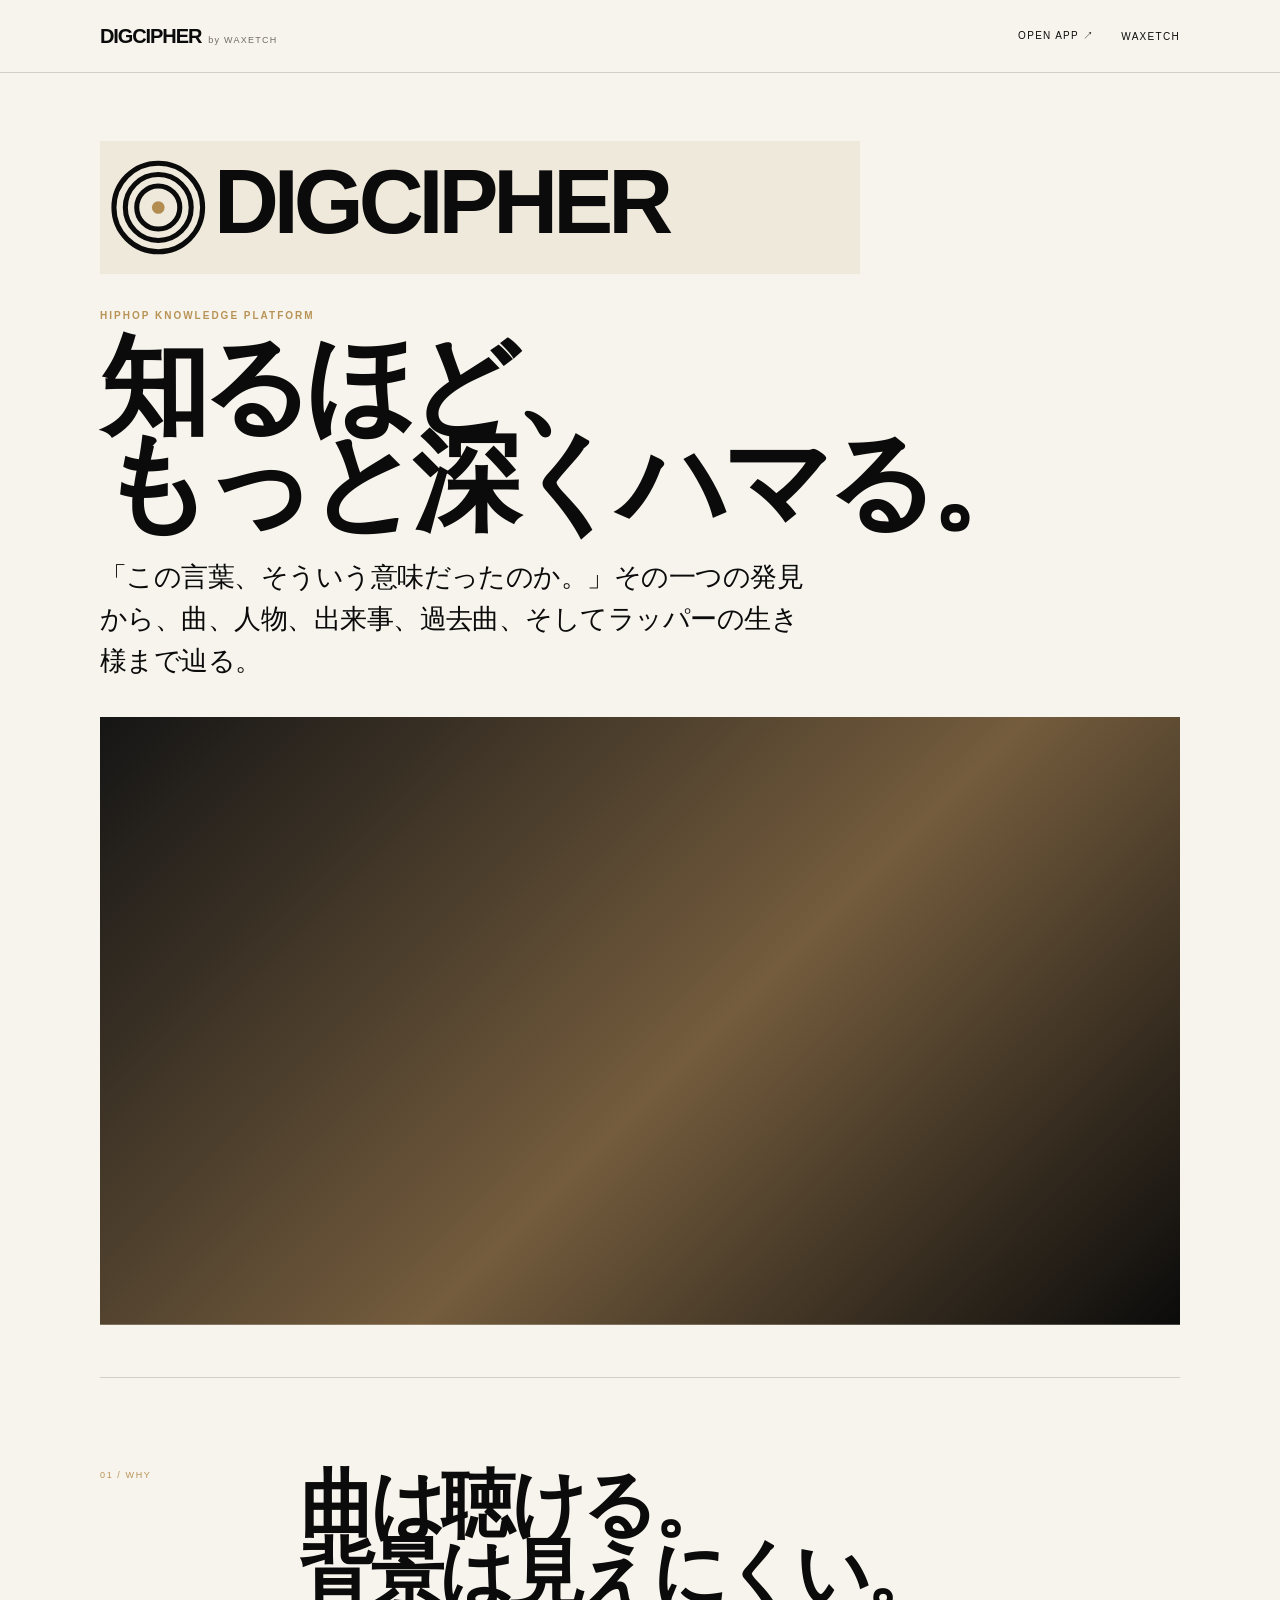
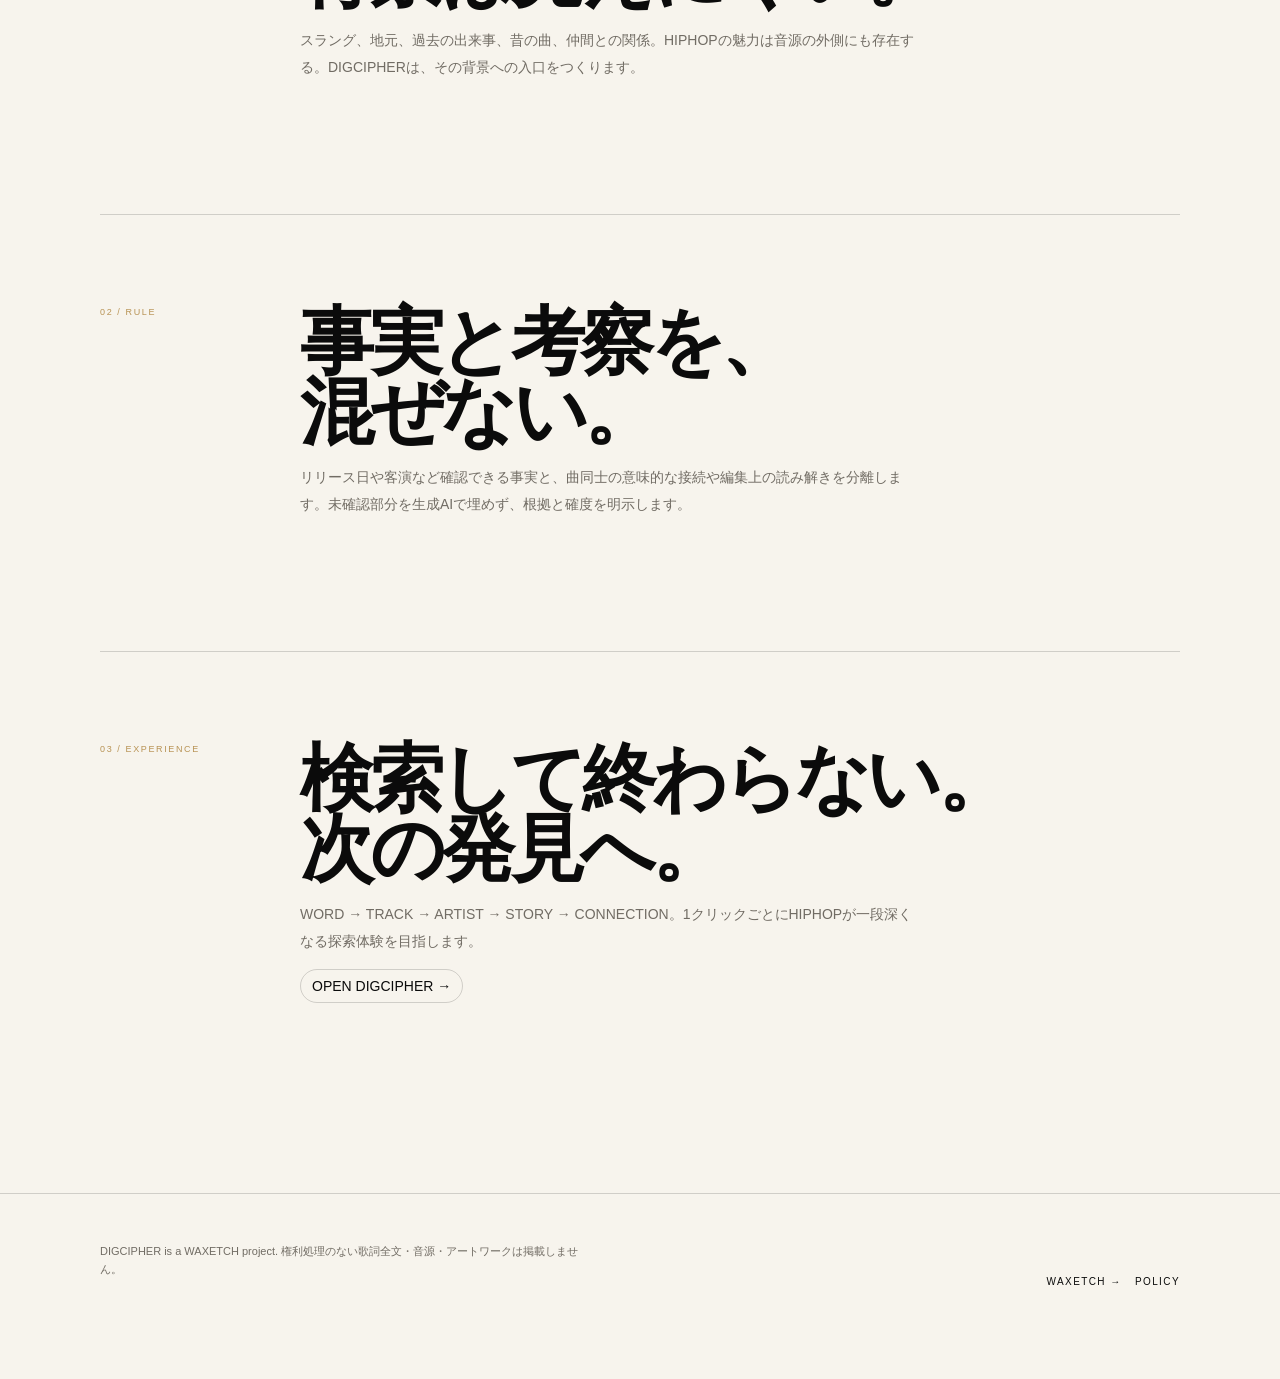
<file: about.html>
<!doctype html><html lang="ja"><head><meta charset="utf-8"><meta name="viewport" content="width=device-width,initial-scale=1"><title>DIGCIPHER — Concept</title><meta name="description" content="知るほど、もっと深くハマる。事実と考察を分けて、日本語HIPHOPの言葉・曲・人物・背景を辿る DIGCIPHER のコンセプト。"><meta property="og:type" content="website"><meta property="og:site_name" content="DIGCIPHER by WAXETCH"><meta property="og:title" content="DIGCIPHER — Concept"><meta property="og:description" content="知るほど、もっと深くハマる。事実と考察を分けて、日本語HIPHOPの言葉・曲・人物・背景を辿る DIGCIPHER のコンセプト。"><meta property="og:locale" content="ja_JP"><meta name="twitter:card" content="summary"><link rel="icon" href="assets/favicon.svg" type="image/svg+xml"><link rel="stylesheet" href="styles.css"></head><body><header class="site-header"><div class="shell header-inner"><a href="index.html" class="brand-mini">DIGCIPHER<small>by WAXETCH</small></a><nav class="nav"><a href="index.html">OPEN APP ↗</a><a href="waxetch.html">WAXETCH</a></nav></div></header><main><section class="hero shell"><img class="wordmark d" alt="DIGCIPHER"><div class="kicker">HIPHOP KNOWLEDGE PLATFORM</div><h1>知るほど、<br>もっと深くハマる。</h1><p class="lead">「この言葉、そういう意味だったのか。」その一つの発見から、曲、人物、出来事、過去曲、そしてラッパーの生き様まで辿る。</p><div class="static-media live"></div></section><section class="section shell"><div class="section-head"><div class="section-index">01 / WHY</div><div><h2>曲は聴ける。<br>背景は見えにくい。</h2><p>スラング、地元、過去の出来事、昔の曲、仲間との関係。HIPHOPの魅力は音源の外側にも存在する。DIGCIPHERは、その背景への入口をつくります。</p></div></div></section><section class="section shell"><div class="section-head"><div class="section-index">02 / RULE</div><div><h2>事実と考察を、<br>混ぜない。</h2><p>リリース日や客演など確認できる事実と、曲同士の意味的な接続や編集上の読み解きを分離します。未確認部分を生成AIで埋めず、根拠と確度を明示します。</p></div></div></section><section class="section shell"><div class="section-head"><div class="section-index">03 / EXPERIENCE</div><div><h2>検索して終わらない。<br>次の発見へ。</h2><p>WORD → TRACK → ARTIST → STORY → CONNECTION。1クリックごとにHIPHOPが一段深くなる探索体験を目指します。</p><p><a class="chip" href="index.html">OPEN DIGCIPHER →</a></p></div></div></section></main><footer class="footer"><div class="shell footer-inner"><p>DIGCIPHER is a WAXETCH project. 権利処理のない歌詞全文・音源・アートワークは掲載しません。</p><div><a href="waxetch.html">WAXETCH →</a> &nbsp; <a href="policy.html">POLICY</a></div></div></footer></body></html>
</file>
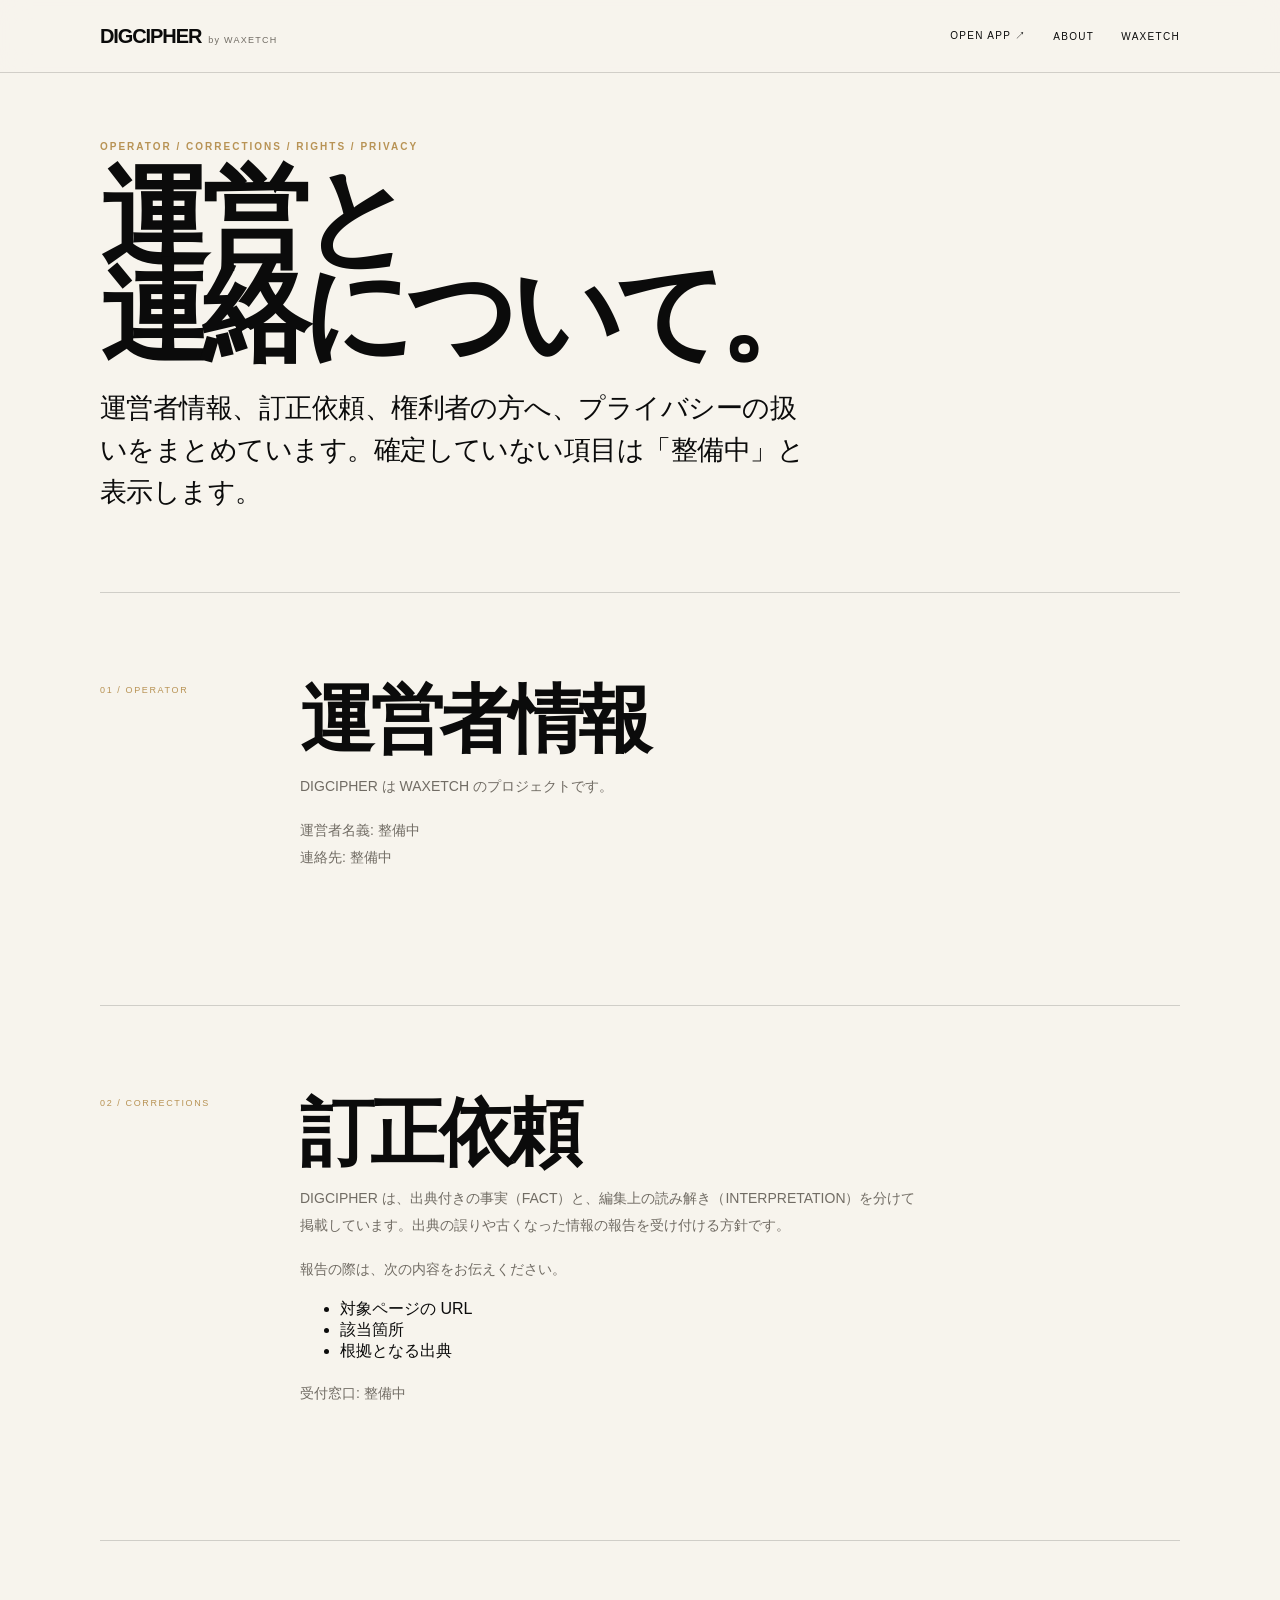
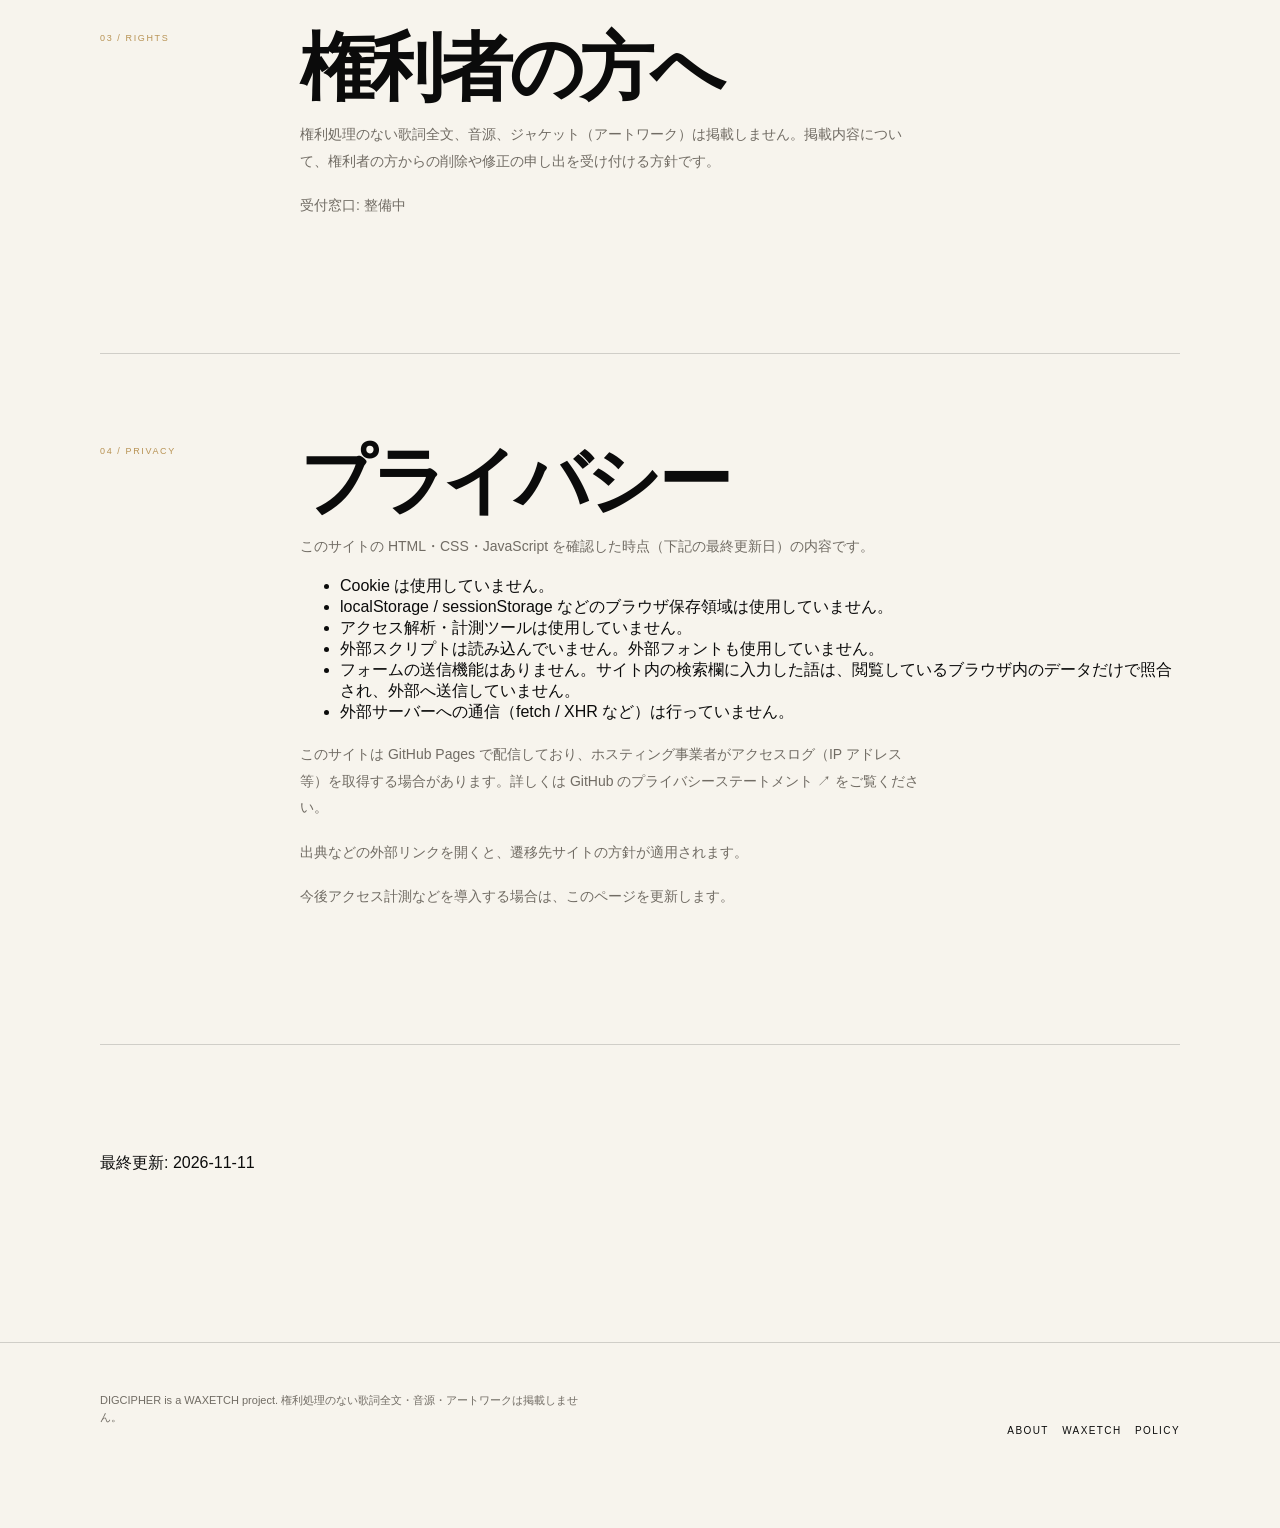
<file: policy.html>
<!doctype html>
<html lang="ja">
<head>
<meta charset="utf-8">
<meta name="viewport" content="width=device-width,initial-scale=1">
<title>DIGCIPHER — Policy</title>
<meta name="description" content="DIGCIPHER の運営者情報、訂正依頼、権利者の方へ、プライバシーについて。連絡窓口は整備中です。">
<meta property="og:type" content="website">
<meta property="og:site_name" content="DIGCIPHER by WAXETCH">
<meta property="og:title" content="DIGCIPHER — Policy">
<meta property="og:description" content="DIGCIPHER の運営者情報、訂正依頼、権利者の方へ、プライバシーについて。連絡窓口は整備中です。">
<meta property="og:locale" content="ja_JP">
<meta name="twitter:card" content="summary">
<link rel="icon" href="assets/favicon.svg" type="image/svg+xml">
<link rel="stylesheet" href="styles.css">
</head>
<body>
<header class="site-header"><div class="shell header-inner"><a href="index.html" class="brand-mini">DIGCIPHER<small>by WAXETCH</small></a><nav class="nav"><a href="index.html">OPEN APP ↗</a><a href="about.html">ABOUT</a><a href="waxetch.html">WAXETCH</a></nav></div></header>
<main>
<section class="hero shell">
<div class="kicker">OPERATOR / CORRECTIONS / RIGHTS / PRIVACY</div>
<h1>運営と<br>連絡について。</h1>
<p class="lead">運営者情報、訂正依頼、権利者の方へ、プライバシーの扱いをまとめています。確定していない項目は「整備中」と表示します。</p>
</section>

<section class="section shell" id="operator">
<div class="section-head"><div class="section-index">01 / OPERATOR</div><div>
<h2>運営者情報</h2>
<p>DIGCIPHER は WAXETCH のプロジェクトです。</p>
<p>運営者名義: 整備中<br>連絡先: 整備中</p>
</div></div>
</section>

<section class="section shell" id="corrections">
<div class="section-head"><div class="section-index">02 / CORRECTIONS</div><div>
<h2>訂正依頼</h2>
<p>DIGCIPHER は、出典付きの事実（FACT）と、編集上の読み解き（INTERPRETATION）を分けて掲載しています。出典の誤りや古くなった情報の報告を受け付ける方針です。</p>
<p>報告の際は、次の内容をお伝えください。</p>
<ul>
<li>対象ページの URL</li>
<li>該当箇所</li>
<li>根拠となる出典</li>
</ul>
<p>受付窓口: 整備中</p>
</div></div>
</section>

<section class="section shell" id="rights">
<div class="section-head"><div class="section-index">03 / RIGHTS</div><div>
<h2>権利者の方へ</h2>
<p>権利処理のない歌詞全文、音源、ジャケット（アートワーク）は掲載しません。掲載内容について、権利者の方からの削除や修正の申し出を受け付ける方針です。</p>
<p>受付窓口: 整備中</p>
</div></div>
</section>

<section class="section shell" id="privacy">
<div class="section-head"><div class="section-index">04 / PRIVACY</div><div>
<h2>プライバシー</h2>
<p>このサイトの HTML・CSS・JavaScript を確認した時点（下記の最終更新日）の内容です。</p>
<ul>
<li>Cookie は使用していません。</li>
<li>localStorage / sessionStorage などのブラウザ保存領域は使用していません。</li>
<li>アクセス解析・計測ツールは使用していません。</li>
<li>外部スクリプトは読み込んでいません。外部フォントも使用していません。</li>
<li>フォームの送信機能はありません。サイト内の検索欄に入力した語は、閲覧しているブラウザ内のデータだけで照合され、外部へ送信していません。</li>
<li>外部サーバーへの通信（fetch / XHR など）は行っていません。</li>
</ul>
<p>このサイトは GitHub Pages で配信しており、ホスティング事業者がアクセスログ（IP アドレス等）を取得する場合があります。詳しくは <a href="https://docs.github.com/site-policy/privacy-policies/github-general-privacy-statement" target="_blank" rel="noopener noreferrer">GitHub のプライバシーステートメント ↗</a> をご覧ください。</p>
<p>出典などの外部リンクを開くと、遷移先サイトの方針が適用されます。</p>
<p>今後アクセス計測などを導入する場合は、このページを更新します。</p>
</div></div>
</section>

<section class="section shell">
<p>最終更新: 2026-11-11</p>
</section>
</main>
<footer class="footer"><div class="shell footer-inner"><p>DIGCIPHER is a WAXETCH project. 権利処理のない歌詞全文・音源・アートワークは掲載しません。</p><div><a href="about.html">ABOUT</a> &nbsp; <a href="waxetch.html">WAXETCH</a> &nbsp; <a href="policy.html">POLICY</a></div></div></footer>
</body>
</html>
</file>
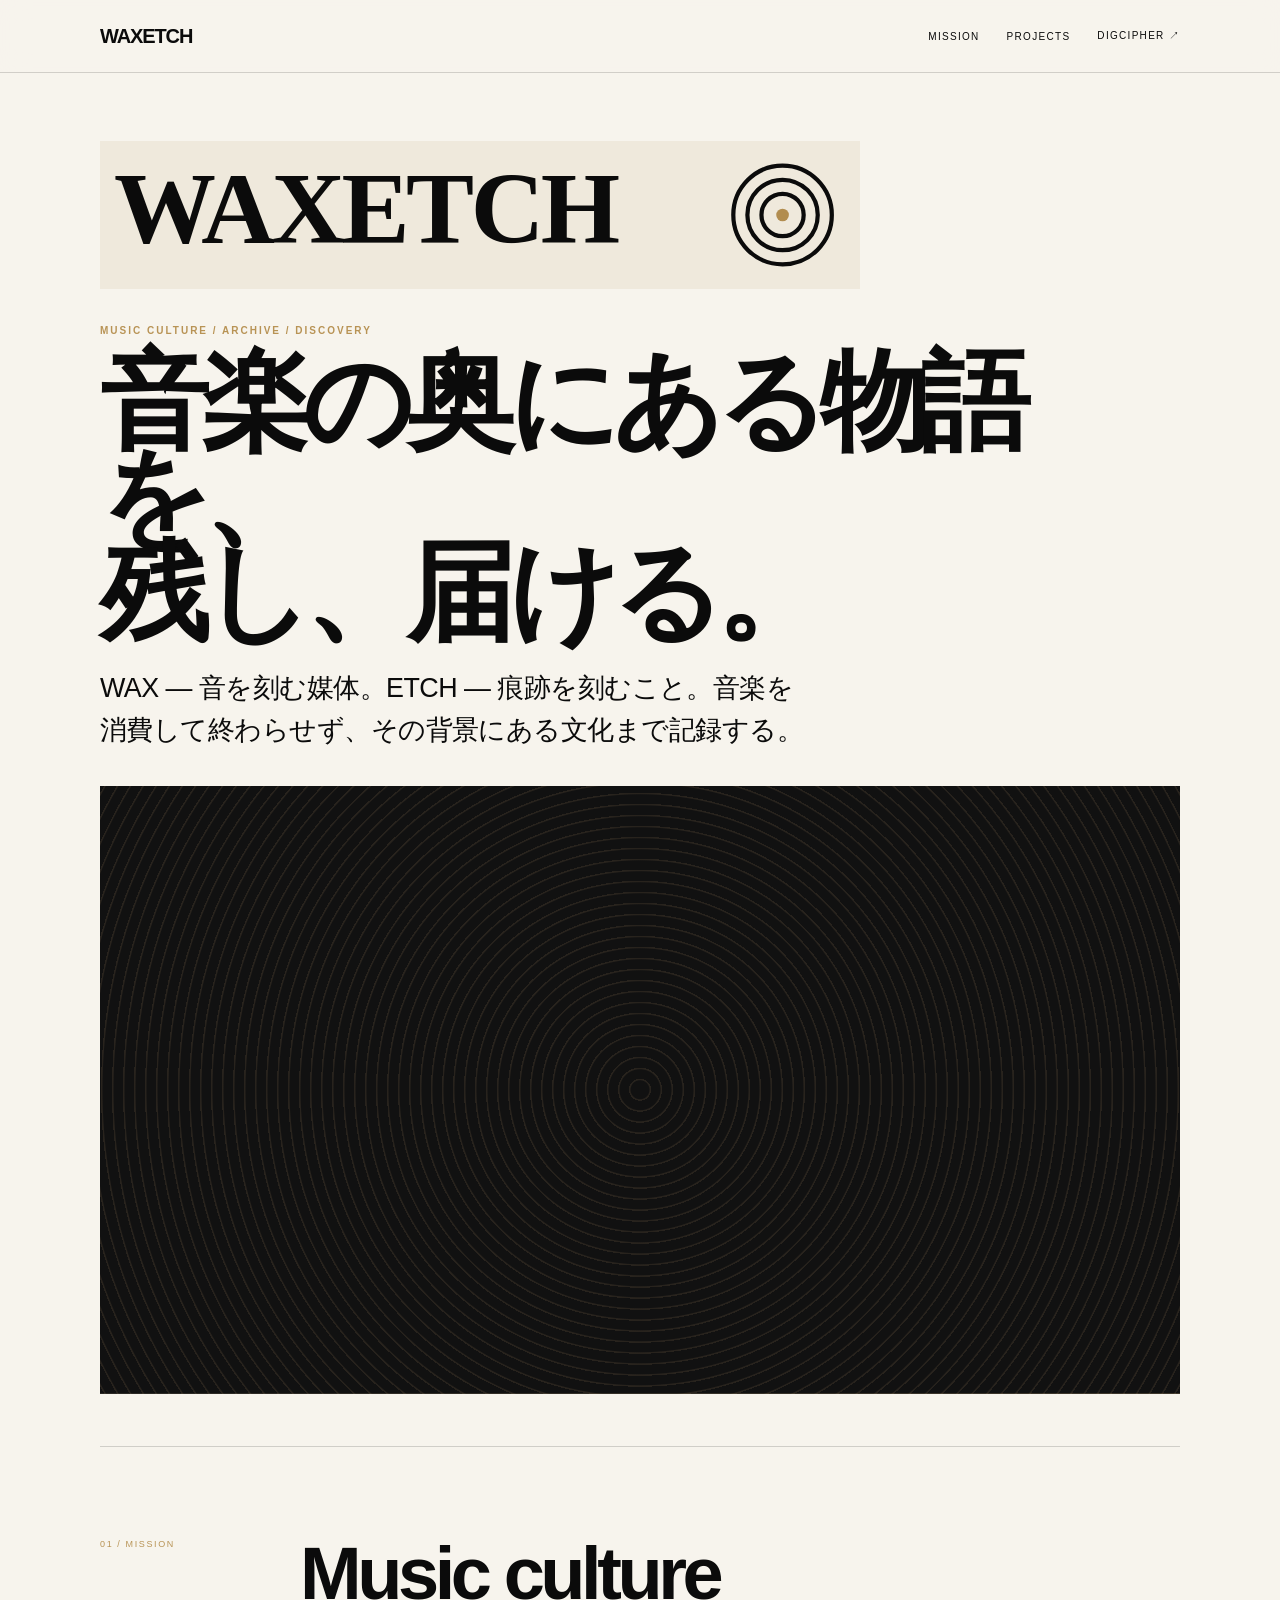
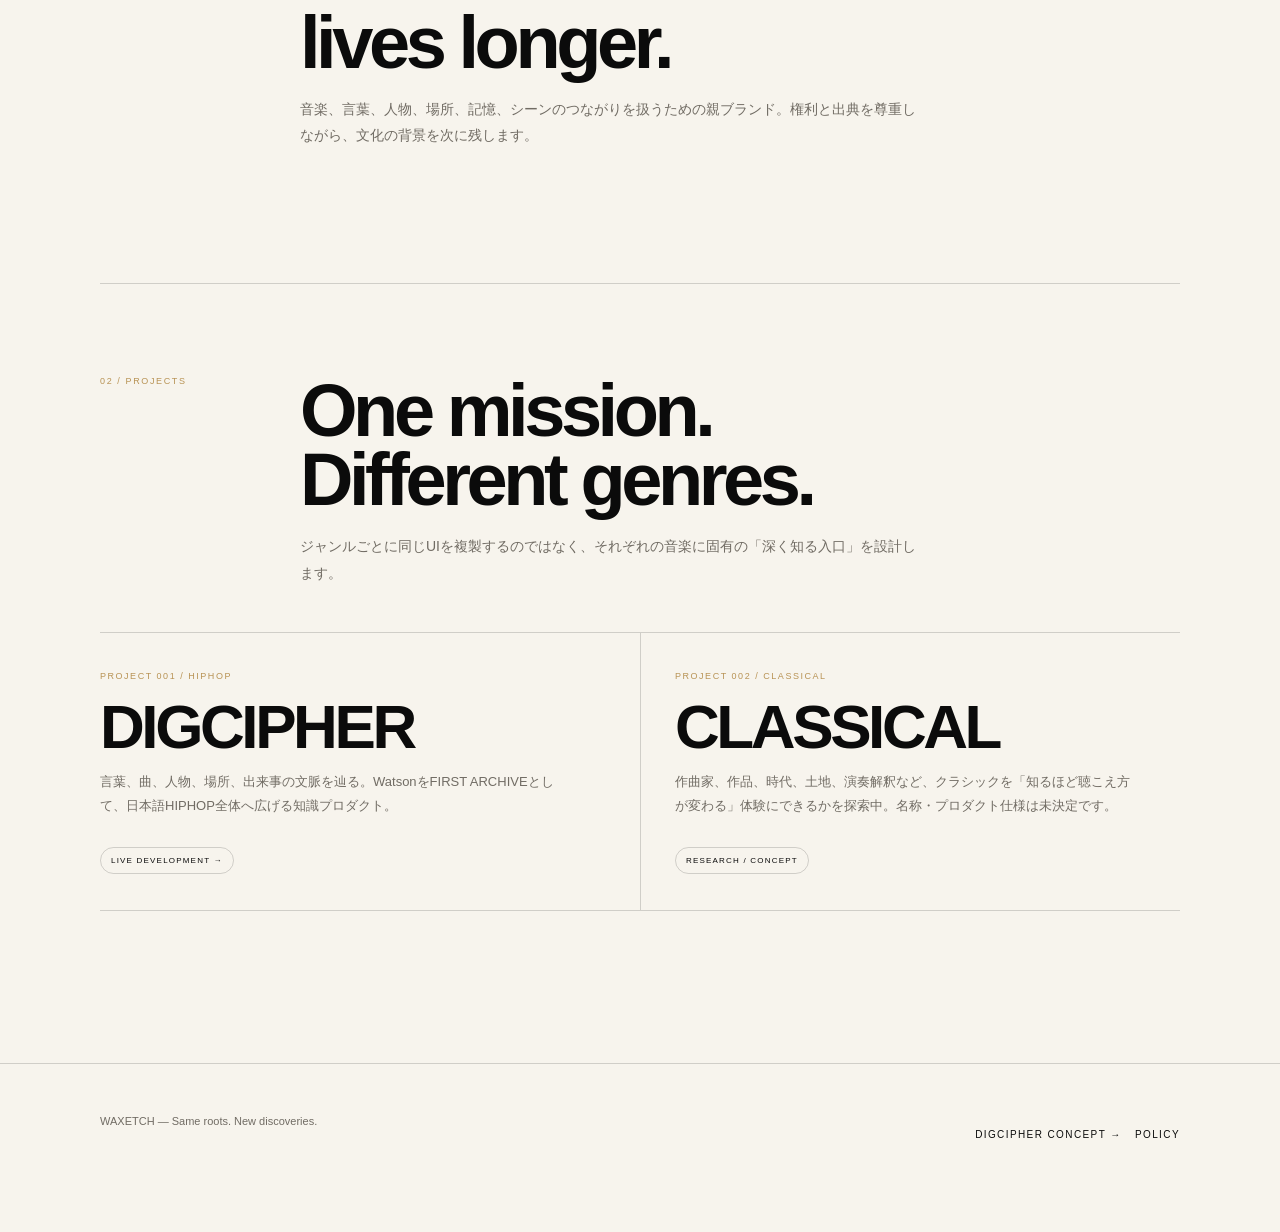
<file: waxetch.html>
<!doctype html><html lang="ja"><head><meta charset="utf-8"><meta name="viewport" content="width=device-width,initial-scale=1"><title>WAXETCH — Music Culture</title><meta name="description" content="音楽の奥にある物語を、残し、届ける。WAXETCH は権利と出典を尊重しながら音楽文化の背景を記録する親ブランドです。"><meta property="og:type" content="website"><meta property="og:site_name" content="DIGCIPHER by WAXETCH"><meta property="og:title" content="WAXETCH — Music Culture"><meta property="og:description" content="音楽の奥にある物語を、残し、届ける。WAXETCH は権利と出典を尊重しながら音楽文化の背景を記録する親ブランドです。"><meta property="og:locale" content="ja_JP"><meta name="twitter:card" content="summary"><link rel="icon" href="assets/favicon.svg" type="image/svg+xml"><link rel="stylesheet" href="styles.css"></head><body><header class="site-header"><div class="shell header-inner"><a href="waxetch.html" class="brand-mini">WAXETCH</a><nav class="nav"><a href="#mission">MISSION</a><a href="#projects">PROJECTS</a><a href="index.html">DIGCIPHER ↗</a></nav></div></header><main><section class="hero shell"><img class="wordmark w" alt="WAXETCH"><div class="kicker">MUSIC CULTURE / ARCHIVE / DISCOVERY</div><h1>音楽の奥にある物語を、<br>残し、届ける。</h1><p class="lead">WAX — 音を刻む媒体。ETCH — 痕跡を刻むこと。音楽を消費して終わらせず、その背景にある文化まで記録する。</p><div class="static-media turn"></div></section><section class="section shell" id="mission"><div class="section-head"><div class="section-index">01 / MISSION</div><div><h2>Music culture<br>lives longer.</h2><p>音楽、言葉、人物、場所、記憶、シーンのつながりを扱うための親ブランド。権利と出典を尊重しながら、文化の背景を次に残します。</p></div></div></section><section class="section shell" id="projects"><div class="section-head"><div class="section-index">02 / PROJECTS</div><div><h2>One mission.<br>Different genres.</h2><p>ジャンルごとに同じUIを複製するのではなく、それぞれの音楽に固有の「深く知る入口」を設計します。</p></div></div><div class="project-grid"><a class="project-block" href="index.html"><span class="project-number">PROJECT 001 / HIPHOP</span><h3>DIGCIPHER</h3><p>言葉、曲、人物、場所、出来事の文脈を辿る。WatsonをFIRST ARCHIVEとして、日本語HIPHOP全体へ広げる知識プロダクト。</p><span class="project-status">LIVE DEVELOPMENT →</span></a><div class="project-block"><span class="project-number">PROJECT 002 / CLASSICAL</span><h3>CLASSICAL</h3><p>作曲家、作品、時代、土地、演奏解釈など、クラシックを「知るほど聴こえ方が変わる」体験にできるかを探索中。名称・プロダクト仕様は未決定です。</p><span class="project-status">RESEARCH / CONCEPT</span></div></div></section></main><footer class="footer"><div class="shell footer-inner"><p>WAXETCH — Same roots. New discoveries.</p><div><a href="about.html">DIGCIPHER CONCEPT →</a> &nbsp; <a href="policy.html">POLICY</a></div></div></footer></body></html>
</file>
<file: styles.css>
:root{--ink:#0b0b0b;--char:#1d1d1b;--cream:#f7f4ed;--paper:#eee9df;--gold:#b89355;--muted:#716c64;--line:rgba(11,11,11,.16);--max:1080px;--ease:cubic-bezier(.22,1,.36,1)}
*{box-sizing:border-box}html{scroll-behavior:smooth}body{margin:0;background:var(--cream);color:var(--ink);font-family:Arial,'Helvetica Neue',sans-serif;overflow-x:hidden}a{color:inherit;text-decoration:none}button,input{font:inherit}button{color:inherit}::selection{background:var(--ink);color:var(--cream)}
body:before{content:'';position:fixed;inset:0;pointer-events:none;z-index:99;opacity:.025;background-image:radial-gradient(#000 0.6px,transparent .6px);background-size:4px 4px}
.progress{position:fixed;left:0;top:0;height:2px;background:var(--gold);width:0;z-index:110;transition:width .08s linear}.shell{width:min(var(--max),calc(100% - 48px));margin:0 auto}.narrow{width:min(820px,calc(100% - 48px));margin:0 auto}
.site-header{position:sticky;top:0;z-index:100;background:rgba(247,244,237,.92);backdrop-filter:blur(14px);border-bottom:1px solid var(--line)}.header-inner{height:72px;display:flex;align-items:center;justify-content:space-between;gap:28px}.brand-mini{font-weight:900;letter-spacing:-.055em;font-size:20px}.brand-mini small{font-weight:500;color:var(--muted);font-size:9px;letter-spacing:.14em;margin-left:7px}.nav{display:flex;align-items:center;gap:27px;font-size:10px;letter-spacing:.13em;text-transform:uppercase}.nav a,.nav button{background:none;border:0;padding:10px 0;cursor:pointer}.nav .search-trigger{border-bottom:1px solid var(--ink)}
.hero{padding:68px 0 52px}.wordmark{display:block;width:min(760px,100%);mix-blend-mode:multiply;margin-bottom:36px}.wordmark.d{content:url('assets/digcipher-logo.jpg')}.wordmark.w{content:url('assets/waxetch-logo.jpg')}.kicker{font-size:10px;letter-spacing:.2em;text-transform:uppercase;color:var(--gold);font-weight:800}h1,.display{font-size:clamp(54px,8.5vw,116px);line-height:.88;letter-spacing:-.072em;margin:18px 0 22px}.lead{max-width:710px;font-size:clamp(17px,2.1vw,28px);line-height:1.55;letter-spacing:-.02em}.sub{max-width:640px;color:var(--muted);font-size:14px;line-height:1.9}
.hero-media{margin-top:46px;aspect-ratio:16/9;background:url('assets/hero.jpg') center/cover no-repeat;position:relative;overflow:hidden}.hero-media:after{content:'AI-GENERATED EDITORIAL IMAGE · NO PERSON IDENTIFIED';position:absolute;bottom:14px;right:16px;color:white;font-size:8px;letter-spacing:.13em;text-shadow:0 1px 7px #000}
.search-bar{margin-top:38px;border-top:1px solid var(--ink);border-bottom:1px solid var(--ink);display:flex;align-items:center;gap:16px;padding:14px 0}.search-bar input{flex:1;border:0;background:transparent;outline:0;font-size:clamp(18px,2vw,26px);color:var(--ink)}.search-bar button{border:0;background:transparent;font-size:23px;cursor:pointer}.try-row{display:flex;flex-wrap:wrap;gap:10px;margin-top:12px;font-size:10px;color:var(--muted)}.chip{border:1px solid var(--line);padding:8px 11px;border-radius:999px;background:transparent;cursor:pointer;color:var(--ink)}
.section{padding:92px 0;border-top:1px solid var(--line)}.section-head{display:grid;grid-template-columns:150px 1fr;gap:50px;align-items:start;margin-bottom:42px}.section-index{font-size:9px;color:var(--gold);letter-spacing:.18em;text-transform:uppercase}.section-head h2{font-size:clamp(40px,6vw,74px);line-height:.94;letter-spacing:-.06em;margin:0}.section-head p{max-width:620px;line-height:1.9;color:var(--muted);font-size:14px;margin:18px 0 0}
.feature-row{display:grid;grid-template-columns:1.2fr .8fr;gap:56px;align-items:end}.feature-title{font-size:clamp(60px,9vw,120px);letter-spacing:-.08em;line-height:.8;margin:8px 0 24px}.meta-line{display:flex;gap:20px;flex-wrap:wrap;font-size:10px;letter-spacing:.14em;text-transform:uppercase;color:var(--muted)}.stat-stack{border-top:1px solid var(--line)}.stat{display:flex;justify-content:space-between;padding:18px 0;border-bottom:1px solid var(--line)}.stat b{font-size:30px}.stat span{font-size:9px;letter-spacing:.13em;text-transform:uppercase;color:var(--muted);align-self:end;padding-bottom:5px}
.dig-list{border-top:1px solid var(--line)}.dig-item{display:grid;grid-template-columns:70px 1fr auto;gap:20px;align-items:center;padding:24px 0;border-bottom:1px solid var(--line);transition:.3s var(--ease)}.dig-item:hover{padding-left:10px}.dig-no{font-size:10px;color:var(--gold);letter-spacing:.16em}.dig-item strong{font-size:clamp(25px,3.4vw,42px);letter-spacing:-.045em}.dig-item p{margin:5px 0 0;color:var(--muted);font-size:12px}.dig-type{font-size:9px;color:var(--muted);letter-spacing:.13em;text-transform:uppercase}
.archive{border-top:1px solid var(--line)}.archive-row{display:grid;grid-template-columns:95px 1fr auto;gap:20px;padding:20px 0;border-bottom:1px solid var(--line);align-items:baseline}.archive-row .year{font-size:10px;color:var(--gold)}.archive-row strong{font-size:clamp(26px,3.5vw,44px);letter-spacing:-.045em}.archive-row span{font-size:9px;color:var(--muted);letter-spacing:.12em;text-transform:uppercase}
.page-hero{padding:70px 0 42px}.crumbs{font-size:9px;letter-spacing:.13em;text-transform:uppercase;color:var(--muted);margin-bottom:24px}.page-title{font-size:clamp(54px,8vw,110px);letter-spacing:-.07em;line-height:.87;margin:0}.page-sub{margin-top:22px;color:var(--muted);line-height:1.8;max-width:650px}.facts{max-width:860px;margin:28px auto 0;border-top:1px solid var(--line)}.fact{display:grid;grid-template-columns:150px 1fr;gap:24px;padding:16px 0;border-bottom:1px solid var(--line);font-size:13px;line-height:1.65}.fact b{font-size:9px;letter-spacing:.13em;text-transform:uppercase;color:var(--muted)}
.split{display:grid;grid-template-columns:1fr 1fr;border-top:1px solid var(--line);border-bottom:1px solid var(--line);max-width:920px;margin:0 auto}.panel{padding:42px 36px 48px 0}.panel+.panel{border-left:1px solid var(--line);padding-left:36px;padding-right:0}.label{font-size:9px;letter-spacing:.16em;text-transform:uppercase;color:var(--gold);margin-bottom:16px}.panel h3{font-size:clamp(31px,4vw,52px);letter-spacing:-.05em;margin:0 0 22px}.panel p{color:var(--muted);line-height:1.85;font-size:14px}
.thread{max-width:860px;margin:0 auto;border-top:1px solid var(--line)}.thread a{display:flex;justify-content:space-between;gap:25px;padding:19px 0;border-bottom:1px solid var(--line);align-items:center}.thread strong{font-size:clamp(22px,3vw,35px);letter-spacing:-.04em}.thread small{font-size:9px;color:var(--muted);letter-spacing:.12em;text-transform:uppercase;text-align:right}
.artist-grid{display:grid;grid-template-columns:repeat(2,1fr);gap:0;border-top:1px solid var(--line)}.artist-card{padding:26px 0;border-bottom:1px solid var(--line)}.artist-card:nth-child(odd){padding-right:30px}.artist-card:nth-child(even){border-left:1px solid var(--line);padding-left:30px}.artist-card strong{font-size:clamp(28px,4vw,46px);letter-spacing:-.045em}.artist-card p{color:var(--muted);font-size:12px;line-height:1.7}.badge{font-size:8px;letter-spacing:.13em;text-transform:uppercase;color:var(--gold)}
.static-media{aspect-ratio:16/9;background:center/cover no-repeat;margin-top:35px}.live{background-image:url('assets/live.jpg')}.turn{background-image:url('assets/turn.jpg')}
.footer{border-top:1px solid var(--line);padding:38px 0 90px;margin-top:60px}.footer-inner{display:flex;justify-content:space-between;gap:30px;align-items:flex-end}.footer p{font-size:11px;color:var(--muted);line-height:1.6;max-width:500px}.footer a{font-size:10px;letter-spacing:.14em;text-transform:uppercase}
.search-overlay{display:none;position:fixed;inset:0;background:rgba(11,11,11,.97);z-index:300;color:var(--cream);overflow:auto}.search-overlay.open{display:block}.search-inner{width:min(950px,calc(100% - 48px));margin:0 auto;padding:90px 0}.search-top{display:flex;border-bottom:1px solid #777;align-items:center}.search-top input{flex:1;font-size:clamp(32px,7vw,80px);background:transparent;border:0;outline:0;color:white;padding:18px 0;letter-spacing:-.05em}.search-close{background:none;border:0;color:white;cursor:pointer;font-size:11px;letter-spacing:.14em}.result-group{margin-top:38px}.result-group h4{font-size:9px;color:#9a948b;letter-spacing:.16em;text-transform:uppercase}.result{display:flex;justify-content:space-between;gap:20px;padding:16px 0;border-bottom:1px solid #333}.result strong{font-size:23px}.result small{color:#888;text-transform:uppercase;letter-spacing:.11em}
.reveal{opacity:0;transform:translateY(22px);transition:opacity .75s var(--ease),transform .75s var(--ease)}.reveal.visible{opacity:1;transform:none}
.bottom-nav{display:none}
@media(max-width:780px){.shell,.narrow{width:calc(100% - 34px)}.header-inner{height:62px}.nav a:not(.keep),.nav .desktop-only{display:none}.brand-mini small{display:none}.hero{padding-top:44px}h1,.display{font-size:clamp(48px,15vw,78px)}.section{padding:68px 0}.section-head{grid-template-columns:1fr;gap:12px}.feature-row{grid-template-columns:1fr;gap:36px}.archive-row{grid-template-columns:64px 1fr;gap:13px}.archive-row>span:last-child{display:none}.split{grid-template-columns:1fr}.panel{padding:35px 0}.panel+.panel{border-left:0;border-top:1px solid var(--line);padding-left:0}.fact{grid-template-columns:100px 1fr}.artist-grid{grid-template-columns:1fr}.artist-card:nth-child(odd),.artist-card:nth-child(even){padding:22px 0;border-left:0}.dig-item{grid-template-columns:45px 1fr}.dig-type{display:none}.footer{padding-bottom:100px}.footer-inner{display:block}.bottom-nav{display:grid;grid-template-columns:repeat(3,1fr);position:fixed;bottom:0;left:0;right:0;z-index:130;background:rgba(247,244,237,.96);backdrop-filter:blur(14px);border-top:1px solid var(--line)}.bottom-nav button,.bottom-nav a{border:0;background:transparent;padding:15px 6px 13px;text-align:center;font-size:9px;letter-spacing:.11em;text-transform:uppercase;color:var(--ink)}}
@media(prefers-reduced-motion:reduce){*{scroll-behavior:auto!important;animation:none!important;transition:none!important}.reveal{opacity:1;transform:none}}
/* GitHub-publish visual fallbacks */
.wordmark.d{content:url('assets/digcipher-logo.svg')}.wordmark.w{content:url('assets/waxetch-logo.svg')}
.brand-word{font-size:clamp(64px,12vw,156px);font-weight:950;letter-spacing:-.085em;line-height:.75;margin:18px 0 42px}
.hero-media,.static-media{background-image:radial-gradient(circle at 30% 35%,rgba(184,147,85,.28),transparent 23%),repeating-radial-gradient(circle at 68% 50%,transparent 0 12px,rgba(11,11,11,.14) 13px 14px),linear-gradient(135deg,#d8d0c1,#857c6e 48%,#161616);min-height:300px}
.hero-media:after{content:'WAX / GROOVE / ARCHIVE / DISCOVERY';color:#fff}
.live{background-image:linear-gradient(135deg,#151515,#745c3d 55%,#0b0b0b)}.turn{background-image:repeating-radial-gradient(circle at 50% 50%,#111 0 9px,#28231d 10px 11px),linear-gradient(135deg,#151515,#b89355)}
.hero-art{position:relative;margin-top:45px;min-height:310px;border-top:1px solid var(--line);border-bottom:1px solid var(--line);overflow:hidden;background:linear-gradient(110deg,#e8e1d5 0 55%,#d1c7b5 55% 100%)}
.hero-art .record{position:absolute;right:7%;top:50%;transform:translateY(-50%);width:min(300px,38vw);aspect-ratio:1;border-radius:50%;background:repeating-radial-gradient(circle,#0b0b0b 0 8px,#292929 9px 10px);box-shadow:0 20px 50px rgba(0,0,0,.18)}
.hero-art .record:after{content:'';position:absolute;inset:42%;border-radius:50%;background:var(--gold)}
.hero-art .note{position:absolute;left:5%;bottom:12%;font-size:clamp(13px,2vw,25px);font-weight:850;letter-spacing:.08em;writing-mode:vertical-rl}
@media(max-width:780px){.brand-word{font-size:clamp(52px,18vw,82px);margin-bottom:30px}.hero-art{min-height:230px}.hero-art .record{width:180px;right:-20px}.hero-art .note{font-size:11px}}

/* Context-first exploration: distinct from production-credit graphs */
.context-map{max-width:920px;margin:0 auto;display:grid;grid-template-columns:repeat(3,1fr);gap:18px;align-items:stretch}
.context-node{min-height:160px;border:1px solid var(--line);padding:22px;display:flex;flex-direction:column;justify-content:space-between;transition:transform .3s var(--ease),background .3s var(--ease);position:relative;overflow:hidden}
.context-node:hover{transform:translateY(-4px);background:var(--paper)}
.context-node.primary{grid-row:span 2;min-height:338px;background:var(--ink);color:var(--cream)}
.context-node.primary:after{content:'';position:absolute;width:220px;aspect-ratio:1;border:1px solid rgba(247,244,237,.18);border-radius:50%;right:-80px;bottom:-80px;box-shadow:0 0 0 22px rgba(247,244,237,.04),0 0 0 44px rgba(247,244,237,.025)}
.context-kind{font-size:8px;letter-spacing:.18em;color:var(--gold);text-transform:uppercase;position:relative;z-index:1}
.context-node strong{font-size:clamp(22px,3.2vw,42px);line-height:.95;letter-spacing:-.05em;position:relative;z-index:1}
.context-node small{font-size:8px;letter-spacing:.13em;text-transform:uppercase;color:var(--muted);position:relative;z-index:1}
.context-node.primary small{color:#aaa}
.context-legend{max-width:920px;margin:18px auto 0;display:flex;justify-content:space-between;gap:20px;font-size:8px;letter-spacing:.13em;color:var(--muted);text-transform:uppercase}
.project-grid{display:grid;grid-template-columns:1fr 1fr;border-top:1px solid var(--line);margin-top:46px}
.project-block{padding:32px 34px 36px 0;border-bottom:1px solid var(--line)}
.project-block+.project-block{padding-left:34px;padding-right:0;border-left:1px solid var(--line)}
.project-number{font-size:9px;letter-spacing:.17em;color:var(--gold);text-transform:uppercase}
.project-block h3{font-size:clamp(34px,5vw,62px);line-height:.92;letter-spacing:-.055em;margin:15px 0}
.project-block p{font-size:13px;line-height:1.85;color:var(--muted);max-width:460px}
.project-status{display:inline-block;margin-top:16px;font-size:8px;letter-spacing:.15em;text-transform:uppercase;border:1px solid var(--line);border-radius:999px;padding:8px 10px}
@media(max-width:780px){.context-map{grid-template-columns:1fr 1fr}.context-node.primary{grid-column:1/-1;grid-row:auto;min-height:210px}.context-legend{display:block;line-height:2}.project-grid{grid-template-columns:1fr}.project-block,.project-block+.project-block{padding:26px 0;border-left:0}}

/* Editorial DIG: one question, evidence, interpretation, then your own listening */
.dig-title{font-size:clamp(42px,7vw,96px);max-width:1050px}
.dig-note{color:var(--muted);font-size:10px;letter-spacing:.06em;margin:36px 0 0}
.evidence-list,.source-list{max-width:920px;margin:0 auto;border-top:1px solid var(--line)}
.evidence-row{display:grid;grid-template-columns:80px 1fr;gap:20px;padding:25px 0;border-bottom:1px solid var(--line)}
.evidence-number,.source-index{font-size:12px;color:var(--gold);letter-spacing:.15em}
.evidence-row p{margin:0;font-size:clamp(18px,2vw,24px);line-height:1.65;letter-spacing:-.02em}
.evidence-row small{display:block;color:var(--muted);font-size:9px;letter-spacing:.09em;line-height:1.7;margin-top:10px}
.reading-block{max-width:920px;margin:auto;border-left:3px solid var(--gold);padding:14px 0 18px 34px}
.reading-block h3{font-size:clamp(34px,5vw,64px);line-height:1.07;letter-spacing:-.06em;margin:18px 0}
.reading-block p{max-width:760px;font-size:clamp(17px,2.1vw,22px);line-height:1.9}
.reading-limit{max-width:760px;padding-top:22px;border-top:1px solid var(--line);color:var(--muted);font-size:11px;line-height:1.8}
.listening-question{max-width:920px;margin:58px auto 0;background:var(--ink);color:var(--cream);padding:40px}
.listening-question span{display:block;color:var(--gold);font-size:10px;letter-spacing:.17em}
.listening-question p{font-size:clamp(26px,4vw,47px);line-height:1.22;letter-spacing:-.05em;max-width:740px;margin:26px 0}
.listening-question small{font-size:11px;color:#ccc;line-height:1.9}
.source-link{display:grid;grid-template-columns:70px 1fr 25px;gap:18px;border-bottom:1px solid var(--line);padding:25px 0;align-items:start}
.source-link:hover strong{text-decoration:underline;text-underline-offset:5px}
.source-link strong{font-size:18px}
.source-link p{color:var(--muted);font-size:13px;margin:6px 0;line-height:1.7}
.source-link small{font-size:9px;letter-spacing:.1em;color:var(--gold)}
@media(max-width:780px){
 .dig-title{font-size:clamp(42px,11vw,74px)}
 .evidence-row{grid-template-columns:40px 1fr;gap:12px;padding:20px 0}
 .reading-block{padding-left:20px}
 .listening-question{padding:28px 22px}
 .source-link{grid-template-columns:32px 1fr 20px;gap:11px}
}
</file>
